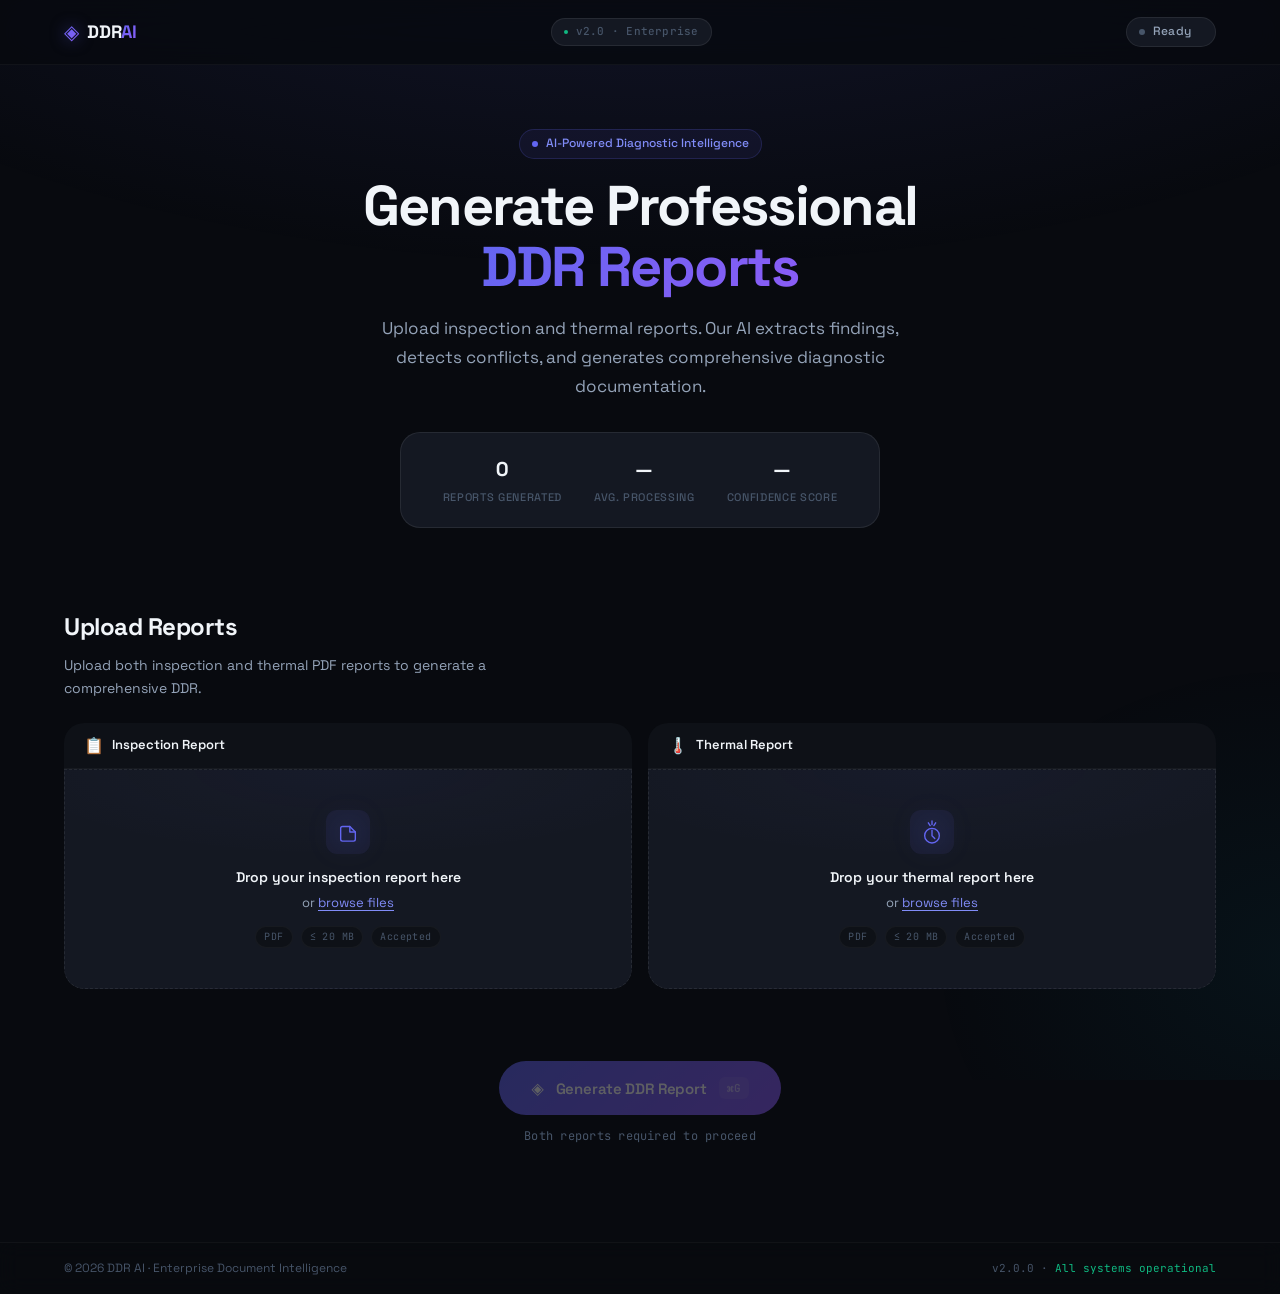
<file: frontend/templates/homepage.html>
<!DOCTYPE html>
<html lang="en">
<head>
  <meta charset="UTF-8" />
  <meta name="viewport" content="width=device-width, initial-scale=1.0" />
  <title>DDR AI — Professional Report Generator</title>
  
  <!-- Preconnect for performance -->
  <link rel="preconnect" href="https://fonts.googleapis.com" />
  <link rel="preconnect" href="https://fonts.gstatic.com" crossorigin />
  
  <!-- Fonts -->
  <link href="https://fonts.googleapis.com/css2?family=Space+Grotesk:wght@300;400;500;600;700&family=JetBrains+Mono:wght@400;500;600&display=swap" rel="stylesheet" />
  
  <!-- Favicon -->
  <link rel="icon" type="image/svg+xml" href="data:image/svg+xml,<svg xmlns='http://www.w3.org/2000/svg' viewBox='0 0 100 100'><text y='.9em' font-size='90'>◈</text></svg>" />
  
  <!-- Styles -->
  <link rel="stylesheet" href="../styles/homepage.css" />
</head>
<body>
  <!-- ============================================================ -->
  <!-- NAVIGATION                                                   -->
  <!-- ============================================================ -->
  <nav class="nav" role="navigation" aria-label="Main navigation">
    <div class="nav-inner">
      <a href="./index.html" class="nav-logo" aria-label="DDR AI Home">
        <span class="logo-mark" aria-hidden="true">◈</span>
        <span class="logo-text">DDR<span class="logo-accent">AI</span></span>
      </a>
      
      <div class="nav-center">
        <span class="nav-badge" id="navBadge">
          <span class="nav-badge-dot"></span>
          <span class="nav-badge-text">v2.0 · Enterprise</span>
        </span>
      </div>
      
      <div class="nav-status" id="navStatus" role="status" aria-live="polite">
        <span class="status-dot status-dot--idle" id="statusDot"></span>
        <span class="status-text" id="statusText">Ready</span>
        <span class="status-metrics" id="statusMetrics"></span>
      </div>
    </div>
  </nav>

  <!-- ============================================================ -->
  <!-- MAIN                                                         -->
  <!-- ============================================================ -->
  <main class="main" role="main">
    
    <!-- ===== HERO ===== -->
    <header class="hero">
      <div class="hero-content">
        <div class="hero-badge">
          <span class="hero-badge-pulse"></span>
          <span>AI-Powered Diagnostic Intelligence</span>
        </div>
        <h1 class="hero-title">
          Generate Professional<br />
          <span class="hero-title-accent">DDR Reports</span>
        </h1>
        <p class="hero-sub">
          Upload inspection and thermal reports. Our AI extracts findings, detects conflicts, 
          and generates comprehensive diagnostic documentation.
        </p>
        
        <div class="hero-stats" id="heroStats">
          <div class="hero-stat">
            <span class="hero-stat-value" id="processedCount">0</span>
            <span class="hero-stat-label">Reports Generated</span>
          </div>
          <div class="hero-stat">
            <span class="hero-stat-value" id="avgTime">—</span>
            <span class="hero-stat-label">Avg. Processing</span>
          </div>
          <div class="hero-stat">
            <span class="hero-stat-value" id="accuracyRate">—</span>
            <span class="hero-stat-label">Confidence Score</span>
          </div>
        </div>
      </div>
    </header>

    <!-- ===== UPLOAD SECTION ===== -->
    <section class="upload-section" aria-labelledby="upload-heading">
      <h2 id="upload-heading" class="section-heading">Upload Reports</h2>
      <p class="section-description">Upload both inspection and thermal PDF reports to generate a comprehensive DDR.</p>
      
      <div class="upload-grid" id="uploadGrid">
        
        <!-- Inspection Upload -->
        <div class="upload-card" id="inspectionCard">
          <div class="upload-header">
            <span class="upload-icon" aria-hidden="true">📋</span>
            <span class="upload-label">Inspection Report</span>
          </div>
          
          <div class="upload-zone" id="inspectionZone"
               role="button"
               tabindex="0"
               aria-label="Upload Inspection Report PDF"
               data-target="inspectionFile">
            <div class="upload-zone-icon">
              <svg viewBox="0 0 48 48" fill="none" aria-hidden="true">
                <rect width="48" height="48" rx="12" fill="currentColor" opacity="0.08"/>
                <path d="M16 32V20a2 2 0 012-2h8l6 6v8a2 2 0 01-2 2H18a2 2 0 01-2-2z" stroke="currentColor" stroke-width="1.5" stroke-linecap="round" stroke-linejoin="round"/>
                <path d="M26 18v6h6" stroke="currentColor" stroke-width="1.5" stroke-linecap="round" stroke-linejoin="round"/>
              </svg>
            </div>
            <div class="upload-zone-text">
              <span class="upload-zone-primary">Drop your inspection report here</span>
              <span class="upload-zone-secondary">or <span class="upload-link">browse files</span></span>
            </div>
            <div class="upload-constraints">
              <span class="upload-constraint">PDF</span>
              <span class="upload-constraint">≤ 20 MB</span>
              <span class="upload-constraint">Accepted</span>
            </div>
            <input type="file" id="inspectionFile" accept=".pdf" class="upload-input" aria-label="Inspection report file input" />
          </div>
          
          <div class="file-info" id="inspectionInfo" hidden>
            <div class="file-info-icon" aria-hidden="true">📄</div>
            <div class="file-info-details">
              <div class="file-info-name" id="inspectionName">—</div>
              <div class="file-info-meta">
                <span class="file-info-size" id="inspectionSize">—</span>
                <span class="file-info-status" id="inspectionStatus">✓ Ready</span>
              </div>
            </div>
            <button class="file-info-remove" id="inspectionRemove" aria-label="Remove inspection file">✕</button>
          </div>
        </div>

        <!-- Thermal Upload -->
        <div class="upload-card" id="thermalCard">
          <div class="upload-header">
            <span class="upload-icon" aria-hidden="true">🌡️</span>
            <span class="upload-label">Thermal Report</span>
          </div>
          
          <div class="upload-zone" id="thermalZone"
               role="button"
               tabindex="0"
               aria-label="Upload Thermal Report PDF"
               data-target="thermalFile">
            <div class="upload-zone-icon">
              <svg viewBox="0 0 48 48" fill="none" aria-hidden="true">
                <rect width="48" height="48" rx="12" fill="currentColor" opacity="0.08"/>
                <path d="M24 12v4M20 14l2 3M28 14l-2 3" stroke="currentColor" stroke-width="1.5" stroke-linecap="round"/>
                <circle cx="24" cy="28" r="8" stroke="currentColor" stroke-width="1.5"/>
                <path d="M24 22v6l3 3" stroke="currentColor" stroke-width="1.5" stroke-linecap="round" stroke-linejoin="round"/>
              </svg>
            </div>
            <div class="upload-zone-text">
              <span class="upload-zone-primary">Drop your thermal report here</span>
              <span class="upload-zone-secondary">or <span class="upload-link">browse files</span></span>
            </div>
            <div class="upload-constraints">
              <span class="upload-constraint">PDF</span>
              <span class="upload-constraint">≤ 20 MB</span>
              <span class="upload-constraint">Accepted</span>
            </div>
            <input type="file" id="thermalFile" accept=".pdf" class="upload-input" aria-label="Thermal report file input" />
          </div>
          
          <div class="file-info" id="thermalInfo" hidden>
            <div class="file-info-icon" aria-hidden="true">🌡️</div>
            <div class="file-info-details">
              <div class="file-info-name" id="thermalName">—</div>
              <div class="file-info-meta">
                <span class="file-info-size" id="thermalSize">—</span>
                <span class="file-info-status" id="thermalStatus">✓ Ready</span>
              </div>
            </div>
            <button class="file-info-remove" id="thermalRemove" aria-label="Remove thermal file">✕</button>
          </div>
        </div>

      </div>
    </section>

    <!-- ===== GENERATE SECTION ===== -->
    <section class="generate-section">
      <div class="generate-row">
        <button class="btn-generate" id="generateBtn" disabled aria-label="Generate DDR Report">
          <span class="btn-generate-icon" aria-hidden="true">◈</span>
          <span class="btn-generate-label">Generate DDR Report</span>
          <span class="btn-generate-shortcut">⌘G</span>
        </button>
        <p class="generate-note">Both reports required to proceed</p>
      </div>
    </section>

    <!-- ===== PROCESSING PANEL ===== -->
    <section class="processing-panel" id="processingPanel" hidden aria-label="AI Processing Status">
      <div class="processing-header">
        <div class="processing-spinner" aria-hidden="true">
          <div class="processing-spinner-ring"></div>
          <div class="processing-spinner-ring"></div>
          <div class="processing-spinner-ring"></div>
        </div>
        <div class="processing-info">
          <span class="processing-title" id="processingTitle">Initializing AI Pipeline</span>
          <span class="processing-subtitle" id="processingSubtitle">Preparing neural processing engines</span>
        </div>
        <div class="processing-metrics" id="processingMetrics">
          <span class="processing-metric">⏱ <span id="processingTime">0</span>s</span>
          <span class="processing-metric">📊 <span id="processingProgress">0</span>%</span>
        </div>
      </div>
      
      <div class="progress-track">
        <div class="progress-bar" id="progressBar" role="progressbar" aria-valuenow="0" aria-valuemin="0" aria-valuemax="100"></div>
      </div>
      
      <div class="processing-steps" id="processingSteps" role="list">
        <div class="ps-step" data-step="extract-text" role="listitem">
          <div class="ps-dot"></div>
          <div class="ps-content">
            <span class="ps-label">Extracting text content</span>
            <span class="ps-description">Parsing PDF structure and text layers</span>
          </div>
          <span class="ps-status"></span>
        </div>
        <div class="ps-step" data-step="extract-images" role="listitem">
          <div class="ps-dot"></div>
          <div class="ps-content">
            <span class="ps-label">Extracting embedded images</span>
            <span class="ps-description">Detecting and saving visual evidence</span>
          </div>
          <span class="ps-status"></span>
        </div>
        <div class="ps-step" data-step="ai-analysis" role="listitem">
          <div class="ps-dot"></div>
          <div class="ps-content">
            <span class="ps-label">AI reasoning analysis</span>
            <span class="ps-description">Gemini processing with multi-stage reasoning</span>
          </div>
          <span class="ps-status"></span>
        </div>
        <div class="ps-step" data-step="conflict-detection" role="listitem">
          <div class="ps-dot"></div>
          <div class="ps-content">
            <span class="ps-label">Conflict detection</span>
            <span class="ps-description">Comparing findings across reports</span>
          </div>
          <span class="ps-status"></span>
        </div>
        <div class="ps-step" data-step="merge-findings" role="listitem">
          <div class="ps-dot"></div>
          <div class="ps-content">
            <span class="ps-label">Merging and deduplicating</span>
            <span class="ps-description">Consolidating observations intelligently</span>
          </div>
          <span class="ps-status"></span>
        </div>
        <div class="ps-step" data-step="generate-report" role="listitem">
          <div class="ps-dot"></div>
          <div class="ps-content">
            <span class="ps-label">Generating DDR structure</span>
            <span class="ps-description">Building comprehensive diagnostic report</span>
          </div>
          <span class="ps-status"></span>
        </div>
        <div class="ps-step" data-step="build-pdf" role="listitem">
          <div class="ps-dot"></div>
          <div class="ps-content">
            <span class="ps-label">Building professional PDF</span>
            <span class="ps-description">Formatting with enterprise design system</span>
          </div>
          <span class="ps-status"></span>
        </div>
      </div>
    </section>

    <!-- ===== ERROR PANEL ===== -->
    <section class="error-panel" id="errorPanel" hidden aria-label="Error notification">
      <div class="error-icon" aria-hidden="true">⚠</div>
      <div class="error-content">
        <div class="error-title">Generation Failed</div>
        <div class="error-message" id="errorMessage">An unexpected error occurred.</div>
        <div class="error-details" id="errorDetails"></div>
      </div>
      <button class="error-retry" id="retryBtn">Try Again</button>
    </section>

    <!-- ===== RESULTS PANEL ===== -->
    <section class="results-panel" id="resultsPanel" hidden aria-label="Report Results">
      
      <!-- Executive Dashboard -->
      <div class="dashboard-header">
        <div class="dashboard-title">
          <h2 class="dashboard-heading">Executive Dashboard</h2>
          <span class="dashboard-badge" id="dashboardBadge">✓ Report Ready</span>
        </div>
        <div class="dashboard-meta">
          <span id="dashboardReportId">DDR-2025-001</span>
          <span id="dashboardTimestamp">—</span>
        </div>
      </div>
      
      <!-- Summary Metrics -->
      <div class="summary-bar">
        <div class="summary-metric">
          <span class="sm-value" id="smAreas">—</span>
          <span class="sm-label">Areas Observed</span>
        </div>
        <div class="summary-metric">
          <span class="sm-value" id="smSeverity">—</span>
          <span class="sm-label">Overall Severity</span>
        </div>
        <div class="summary-metric">
          <span class="sm-value" id="smActions">—</span>
          <span class="sm-label">Recommended Actions</span>
        </div>
        <div class="summary-metric summary-metric--confidence">
          <div class="confidence-ring" id="confidenceRing">
            <svg viewBox="0 0 60 60" width="60" height="60">
              <circle cx="30" cy="30" r="25" class="ring-bg" />
              <circle cx="30" cy="30" r="25" class="ring-fill" id="confidenceFill"
                      stroke-dasharray="157.08" stroke-dashoffset="157.08" />
            </svg>
            <span class="ring-label" id="smConfidence">—</span>
          </div>
          <span class="sm-label">AI Confidence</span>
        </div>
      </div>

      <!-- Executive Summary -->
      <div class="result-section result-section--summary">
        <div class="rs-header">
          <span class="rs-label">Executive Summary</span>
          <span class="rs-badge">Key Insights</span>
        </div>
        <div class="rs-body" id="rsSummary">
          <p class="rs-summary-text">Generating executive summary...</p>
        </div>
      </div>

      <!-- Findings Analytics -->
      <div class="result-section result-section--analytics">
        <div class="rs-header">
          <span class="rs-label">Findings Analytics</span>
        </div>
        <div class="analytics-grid" id="analyticsGrid">
          <div class="analytics-card">
            <span class="analytics-label">Critical</span>
            <span class="analytics-value" id="analyticsCritical">0</span>
            <div class="analytics-bar">
              <div class="analytics-bar-fill" style="width:0%; background: #F43F5E;"></div>
            </div>
          </div>
          <div class="analytics-card">
            <span class="analytics-label">High</span>
            <span class="analytics-value" id="analyticsHigh">0</span>
            <div class="analytics-bar">
              <div class="analytics-bar-fill" style="width:0%; background: #F97316;"></div>
            </div>
          </div>
          <div class="analytics-card">
            <span class="analytics-label">Medium</span>
            <span class="analytics-value" id="analyticsMedium">0</span>
            <div class="analytics-bar">
              <div class="analytics-bar-fill" style="width:0%; background: #F59E0B;"></div>
            </div>
          </div>
          <div class="analytics-card">
            <span class="analytics-label">Low</span>
            <span class="analytics-value" id="analyticsLow">0</span>
            <div class="analytics-bar">
              <div class="analytics-bar-fill" style="width:0%; background: #10B981;"></div>
            </div>
          </div>
        </div>
      </div>

      <!-- Area Observations -->
      <div class="result-section result-section--observations">
        <div class="rs-header">
          <span class="rs-label">Area Observations</span>
          <span class="rs-count" id="obsCount">0 findings</span>
        </div>
        <div class="observations-list" id="observationsList"></div>
      </div>

      <!-- Root Cause -->
      <div class="result-section result-section--root-cause">
        <div class="rs-header">
          <span class="rs-label">Probable Root Cause</span>
        </div>
        <div class="rs-body" id="rsRootCause">
          <p class="rs-root-cause-text">Analyzing root cause...</p>
        </div>
      </div>

      <!-- Recommendations -->
      <div class="result-section result-section--recommendations">
        <div class="rs-header">
          <span class="rs-label">Recommended Actions</span>
          <span class="rs-count" id="recCount">0 actions</span>
        </div>
        <div class="recommendations-container" id="recommendationsContainer">
          <div class="recommendations-group" data-priority="immediate">
            <h4 class="rec-group-title">⚠ Immediate</h4>
            <ol class="recommendations-list" id="recImmediate"></ol>
          </div>
          <div class="recommendations-group" data-priority="short-term">
            <h4 class="rec-group-title">📅 Short-Term</h4>
            <ol class="recommendations-list" id="recShortTerm"></ol>
          </div>
          <div class="recommendations-group" data-priority="long-term">
            <h4 class="rec-group-title">🔮 Long-Term</h4>
            <ol class="recommendations-list" id="recLongTerm"></ol>
          </div>
          <div class="recommendations-group" data-priority="preventive">
            <h4 class="rec-group-title">🛡️ Preventive</h4>
            <ol class="recommendations-list" id="recPreventive"></ol>
          </div>
        </div>
      </div>

      <!-- Conflicts -->
      <div class="result-section result-section--conflicts" id="conflictsSection" hidden>
        <div class="rs-header rs-header--conflict">
          <span class="rs-label">⚡ Conflicts Detected</span>
          <span class="rs-count" id="conflictCount">0 conflicts</span>
        </div>
        <div class="conflicts-list" id="conflictsList"></div>
      </div>

      <!-- Missing Information -->
      <div class="result-section result-section--missing" id="missingSection" hidden>
        <div class="rs-header">
          <span class="rs-label">Missing Information</span>
          <span class="rs-count" id="missingCount">0 items</span>
        </div>
        <ul class="missing-list" id="missingList"></ul>
      </div>

      <!-- Download Bar -->
      <div class="download-bar">
        <div class="download-info">
          <span class="download-icon" aria-hidden="true">✓</span>
          <div class="download-details">
            <span class="download-label">Report Ready for Export</span>
            <span class="download-meta" id="downloadMeta">Generated in 0s · 0 pages</span>
          </div>
        </div>
        <div class="download-actions">
          <a class="btn-download btn-download--primary" id="downloadPDF" href="#" download="DDR_Report.pdf">
            <svg viewBox="0 0 20 20" fill="currentColor" aria-hidden="true">
              <path fill-rule="evenodd" d="M3 17a1 1 0 011-1h12a1 1 0 110 2H4a1 1 0 01-1-1zm3.293-7.707a1 1 0 011.414 0L9 10.586V3a1 1 0 112 0v7.586l1.293-1.293a1 1 0 111.414 1.414l-3 3a1 1 0 01-1.414 0l-3-3a1 1 0 010-1.414z" clip-rule="evenodd" />
            </svg>
            PDF Report
          </a>
          <button class="btn-download btn-download--secondary" id="downloadJSON">
            <svg viewBox="0 0 20 20" fill="currentColor" aria-hidden="true">
              <path fill-rule="evenodd" d="M12.316 3.051a1 1 0 01.633 1.265l-4 12a1 1 0 11-1.898-.632l4-12a1 1 0 011.265-.633zM5.707 6.293a1 1 0 010 1.414L3.414 10l2.293 2.293a1 1 0 11-1.414 1.414l-3-3a1 1 0 010-1.414l3-3a1 1 0 011.414 0zm8.586 0a1 1 0 011.414 0l3 3a1 1 0 010 1.414l-3 3a1 1 0 11-1.414-1.414L16.586 10l-2.293-2.293a1 1 0 010-1.414z" clip-rule="evenodd" />
            </svg>
            JSON Data
          </button>
          <button class="btn-download btn-download--ghost" id="newReportBtn">
            <svg viewBox="0 0 20 20" fill="currentColor" aria-hidden="true">
              <path fill-rule="evenodd" d="M4 2a1 1 0 011 1v2.586l2.293-2.293a1 1 0 011.414 0l4 4a1 1 0 010 1.414l-4 4a1 1 0 01-1.414 0L5 10.414V17a1 1 0 11-2 0V3a1 1 0 011-1z" clip-rule="evenodd" />
            </svg>
            New Report
          </button>
        </div>
      </div>

    </section>

  </main>

  <!-- ============================================================ -->
  <!-- FOOTER                                                        -->
  <!-- ============================================================ -->
  <footer class="footer">
    <div class="footer-inner">
      <span class="footer-text">© 2026 DDR AI · Enterprise Document Intelligence</span>
      <span class="footer-version">v2.0.0 · <span class="footer-status">All systems operational</span></span>
    </div>
  </footer>

  <!-- ============================================================ -->
  <!-- SCRIPTS                                                        -->
  <!-- ============================================================ -->
  <!-- Load the main application script -->
  <script src="../scripts/homepage.js"></script>
</body>
</html>
</file>
<file: frontend/styles/homepage.css>
/* ============================================================
   DDR AI — Enterprise Design System
   Premium dark theme · Glassmorphism · AI SaaS Aesthetic
   ============================================================ */

/* ── 1. DESIGN TOKENS ─────────────────────────────────────── */
:root {
    /* Surfaces */
    --bg-base:        #080A0F;
    --bg-surface:     #0E1117;
    --bg-elevated:    #141822;
    --bg-overlay:     #1A1F2E;
    --bg-glass:       rgba(20, 24, 34, 0.7);
    --bg-glass-strong: rgba(20, 24, 34, 0.9);
  
    /* Borders */
    --border-subtle:  rgba(255,255,255,0.04);
    --border-default: rgba(255,255,255,0.08);
    --border-strong:  rgba(255,255,255,0.14);
    --border-accent:  rgba(99,102,241,0.4);
  
    /* Accents */
    --accent-primary:   #6366F1;
    --accent-secondary: #818CF8;
    --accent-teal:      #06B6D4;
    --accent-amber:     #F59E0B;
    --accent-emerald:   #10B981;
    --accent-rose:      #F43F5E;
  
    /* Gradients */
    --grad-primary:    linear-gradient(135deg, #6366F1 0%, #8B5CF6 100%);
    --grad-primary-hover: linear-gradient(135deg, #818CF8 0%, #A78BFA 100%);
    --grad-teal:       linear-gradient(135deg, #06B6D4 0%, #0EA5E9 100%);
    --grad-amber:      linear-gradient(135deg, #F59E0B 0%, #EF4444 100%);
    --grad-glass:      linear-gradient(135deg, rgba(99,102,241,0.1) 0%, rgba(139,92,246,0.05) 100%);
    --grad-radial:     radial-gradient(ellipse 80% 50% at 50% -20%, rgba(99,102,241,0.15), transparent);
    --grad-radial-secondary: radial-gradient(ellipse 60% 50% at 80% 80%, rgba(6,182,212,0.05), transparent);
  
    /* Text */
    --text-primary:    #F1F5F9;
    --text-secondary:  #94A3B8;
    --text-tertiary:   #475569;
    --text-accent:     #818CF8;
    --text-inverse:    #080A0F;
  
    /* Severity Colors */
    --sev-critical:   #F43F5E;
    --sev-high:       #F97316;
    --sev-medium:     #F59E0B;
    --sev-low:        #10B981;
    --sev-info:       #06B6D4;
  
    /* Shadows */
    --shadow-sm:   0 1px 3px rgba(0,0,0,0.4), 0 1px 2px rgba(0,0,0,0.3);
    --shadow-md:   0 4px 16px rgba(0,0,0,0.5), 0 2px 6px rgba(0,0,0,0.3);
    --shadow-lg:   0 8px 32px rgba(0,0,0,0.6), 0 4px 12px rgba(0,0,0,0.4);
    --shadow-xl:   0 20px 60px rgba(0,0,0,0.7), 0 8px 24px rgba(0,0,0,0.5);
    --shadow-glow: 0 0 40px rgba(99,102,241,0.2), 0 0 80px rgba(99,102,241,0.08);
    --shadow-btn:  0 4px 20px rgba(99,102,241,0.4), 0 1px 4px rgba(99,102,241,0.2);
  
    /* Radius */
    --radius-sm:   6px;
    --radius-md:   12px;
    --radius-lg:   16px;
    --radius-xl:   20px;
    --radius-2xl:  24px;
    --radius-full: 9999px;
  
    /* Spacing */
    --space-1: 4px;
    --space-2: 8px;
    --space-3: 12px;
    --space-4: 16px;
    --space-5: 20px;
    --space-6: 24px;
    --space-8: 32px;
    --space-10: 40px;
    --space-12: 48px;
    --space-16: 64px;
    --space-20: 80px;
  
    /* Typography */
    --font-sans: 'Space Grotesk', system-ui, -apple-system, sans-serif;
    --font-mono: 'JetBrains Mono', 'Fira Code', monospace;
  
    /* Motion */
    --ease-out:    cubic-bezier(0.16, 1, 0.3, 1);
    --ease-spring: cubic-bezier(0.34, 1.56, 0.64, 1);
    --ease-in-out: cubic-bezier(0.4, 0, 0.2, 1);
    --dur-fast:    150ms;
    --dur-base:    250ms;
    --dur-slow:    400ms;
    --dur-xl:      600ms;
  }
  
  /* ── 2. RESET ───────────────────────────────────────────────── */
  *, *::before, *::after {
    box-sizing: border-box;
    margin: 0;
    padding: 0;
  }
  
  html {
    font-size: 16px;
    scroll-behavior: smooth;
    -webkit-text-size-adjust: 100%;
  }
  
  body {
    font-family: var(--font-sans);
    background-color: var(--bg-base);
    color: var(--text-primary);
    line-height: 1.6;
    min-height: 100vh;
    overflow-x: hidden;
    -webkit-font-smoothing: antialiased;
    -moz-osx-font-smoothing: grayscale;
  }
  
  /* Ambient background effects */
  body::before {
    content: '';
    position: fixed;
    inset: 0;
    background: var(--grad-radial);
    pointer-events: none;
    z-index: 0;
  }
  
  body::after {
    content: '';
    position: fixed;
    bottom: -20%;
    right: -10%;
    width: 600px;
    height: 600px;
    background: var(--grad-radial-secondary);
    pointer-events: none;
    z-index: 0;
  }
  
  /* ── 3. UTILITY ────────────────────────────────────────────── */
  [hidden] { display: none !important; }
  
  .sr-only {
    position: absolute;
    width: 1px;
    height: 1px;
    padding: 0;
    margin: -1px;
    overflow: hidden;
    clip: rect(0, 0, 0, 0);
    white-space: nowrap;
    border: 0;
  }
  
  @keyframes fade-in-up {
    from { opacity: 0; transform: translateY(16px); }
    to   { opacity: 1; transform: translateY(0); }
  }
  
  @keyframes fade-in {
    from { opacity: 0; }
    to   { opacity: 1; }
  }
  
  @keyframes pulse-dot {
    0%, 100% { opacity: 1; transform: scale(1); }
    50%       { opacity: 0.5; transform: scale(0.7); }
  }
  
  @keyframes spin {
    to { transform: rotate(360deg); }
  }
  
  @keyframes shimmer {
    0%   { transform: translateX(-100%); }
    100% { transform: translateX(100%); }
  }
  
  @keyframes pulse-glow {
    0%, 100% { box-shadow: 0 0 20px rgba(99,102,241,0.1); }
    50%       { box-shadow: 0 0 40px rgba(99,102,241,0.3); }
  }
  
  @keyframes ring-pulse {
    0% { opacity: 0.6; transform: scale(1); }
    50% { opacity: 0.2; transform: scale(1.5); }
    100% { opacity: 0.6; transform: scale(1); }
  }
  
  /* ── 4. NAVIGATION ──────────────────────────────────────────── */
  .nav {
    position: sticky;
    top: 0;
    z-index: 100;
    border-bottom: 1px solid var(--border-subtle);
    background: rgba(8, 10, 15, 0.85);
    backdrop-filter: blur(20px) saturate(180%);
    -webkit-backdrop-filter: blur(20px) saturate(180%);
  }
  
  .nav-inner {
    max-width: 1200px;
    margin: 0 auto;
    padding: var(--space-4) var(--space-6);
    display: flex;
    align-items: center;
    justify-content: space-between;
    gap: var(--space-4);
  }
  
  .nav-logo {
    display: flex;
    align-items: center;
    gap: var(--space-2);
    text-decoration: none;
    transition: opacity var(--dur-base) var(--ease-out);
  }
  
  .nav-logo:hover { opacity: 0.8; }
  
  .logo-mark {
    font-size: 20px;
    background: var(--grad-primary);
    -webkit-background-clip: text;
    -webkit-text-fill-color: transparent;
    background-clip: text;
    filter: drop-shadow(0 0 8px rgba(99,102,241,0.5));
  }
  
  .logo-text {
    font-size: 18px;
    font-weight: 700;
    letter-spacing: -0.02em;
    color: var(--text-primary);
  }
  
  .logo-accent {
    background: var(--grad-primary);
    -webkit-background-clip: text;
    -webkit-text-fill-color: transparent;
    background-clip: text;
  }
  
  .nav-center {
    display: flex;
    align-items: center;
    gap: var(--space-3);
  }
  
  .nav-badge {
    display: inline-flex;
    align-items: center;
    gap: var(--space-2);
    padding: var(--space-1) var(--space-3);
    background: var(--bg-elevated);
    border: 1px solid var(--border-default);
    border-radius: var(--radius-full);
    font-size: 11px;
    font-weight: 500;
    color: var(--text-tertiary);
    letter-spacing: 0.02em;
    font-family: var(--font-mono);
  }
  
  .nav-badge-dot {
    width: 4px;
    height: 4px;
    border-radius: 50%;
    background: var(--accent-emerald);
    animation: pulse-dot 2s ease-in-out infinite;
  }
  
  .nav-status {
    display: flex;
    align-items: center;
    gap: var(--space-2);
    padding: var(--space-1) var(--space-3);
    background: var(--bg-elevated);
    border: 1px solid var(--border-default);
    border-radius: var(--radius-full);
    font-size: 12px;
    font-weight: 500;
    color: var(--text-secondary);
    letter-spacing: 0.02em;
    transition: all var(--dur-base) var(--ease-out);
  }
  
  .status-dot {
    width: 6px;
    height: 6px;
    border-radius: 50%;
    flex-shrink: 0;
  }
  
  .status-dot--idle    { background: var(--text-tertiary); }
  .status-dot--ready   { background: var(--accent-emerald); box-shadow: 0 0 6px var(--accent-emerald); }
  .status-dot--working { background: var(--accent-primary); animation: pulse-dot 1.2s ease-in-out infinite; }
  .status-dot--done    { background: var(--accent-emerald); box-shadow: 0 0 8px var(--accent-emerald); }
  .status-dot--error   { background: var(--accent-rose); box-shadow: 0 0 6px var(--accent-rose); }
  
  .status-text {
    font-size: 12px;
    font-weight: 500;
  }
  
  .status-metrics {
    font-size: 10px;
    font-family: var(--font-mono);
    color: var(--text-tertiary);
    margin-left: var(--space-1);
  }
  
  /* ── 5. MAIN ────────────────────────────────────────────────── */
  .main {
    position: relative;
    z-index: 1;
    max-width: 1200px;
    margin: 0 auto;
    padding: var(--space-12) var(--space-6) var(--space-20);
    display: flex;
    flex-direction: column;
    gap: var(--space-8);
  }
  
  /* ── 6. HERO ─────────────────────────────────────────────────── */
  .hero {
    text-align: center;
    padding: var(--space-4) 0 var(--space-6);
  }
  
  .hero-content {
    max-width: 720px;
    margin: 0 auto;
  }
  
  .hero-badge {
    display: inline-flex;
    align-items: center;
    gap: var(--space-2);
    padding: var(--space-1) var(--space-3);
    background: rgba(99,102,241,0.08);
    border: 1px solid rgba(99,102,241,0.2);
    border-radius: var(--radius-full);
    font-size: 12px;
    font-weight: 500;
    color: var(--text-accent);
    margin-bottom: var(--space-4);
    position: relative;
  }
  
  .hero-badge-pulse {
    width: 6px;
    height: 6px;
    border-radius: 50%;
    background: var(--accent-primary);
    animation: pulse-dot 1.5s ease-in-out infinite;
    position: relative;
  }
  
  .hero-badge-pulse::after {
    content: '';
    position: absolute;
    inset: -4px;
    border-radius: 50%;
    background: var(--accent-primary);
    opacity: 0;
    animation: ring-pulse 2s ease-in-out infinite;
  }
  
  .hero-title {
    font-size: clamp(36px, 6vw, 56px);
    font-weight: 700;
    letter-spacing: -0.03em;
    line-height: 1.1;
    color: var(--text-primary);
    margin-bottom: var(--space-4);
  }
  
  .hero-title-accent {
    background: var(--grad-primary);
    -webkit-background-clip: text;
    -webkit-text-fill-color: transparent;
    background-clip: text;
  }
  
  .hero-sub {
    font-size: 17px;
    color: var(--text-secondary);
    max-width: 540px;
    margin: 0 auto var(--space-8);
    line-height: 1.7;
  }
  
  .hero-stats {
    display: flex;
    justify-content: center;
    gap: var(--space-8);
    padding: var(--space-5);
    background: var(--bg-elevated);
    border: 1px solid var(--border-default);
    border-radius: var(--radius-xl);
    margin: 0 auto;
    max-width: 480px;
  }
  
  .hero-stat {
    display: flex;
    flex-direction: column;
    align-items: center;
    gap: var(--space-1);
  }
  
  .hero-stat-value {
    font-size: 20px;
    font-weight: 700;
    color: var(--text-primary);
    font-feature-settings: "tnum";
  }
  
  .hero-stat-label {
    font-size: 11px;
    font-weight: 500;
    color: var(--text-tertiary);
    text-transform: uppercase;
    letter-spacing: 0.06em;
  }
  
  /* ── 7. SECTION HEADERS ────────────────────────────────────── */
  .section-heading {
    font-size: 24px;
    font-weight: 700;
    letter-spacing: -0.02em;
    color: var(--text-primary);
    margin-bottom: var(--space-2);
  }
  
  .section-description {
    font-size: 14px;
    color: var(--text-secondary);
    margin-bottom: var(--space-6);
    max-width: 500px;
  }
  
  /* ── 8. UPLOAD ───────────────────────────────────────────────── */
  .upload-section {
    padding: var(--space-6) 0;
  }
  
  .upload-grid {
    display: grid;
    grid-template-columns: 1fr 1fr;
    gap: var(--space-4);
  }
  
  .upload-card {
    position: relative;
    border-radius: var(--radius-xl);
    overflow: hidden;
    transition: transform var(--dur-slow) var(--ease-out);
  }
  
  .upload-card:hover { transform: translateY(-2px); }
  
  .upload-header {
    display: flex;
    align-items: center;
    gap: var(--space-2);
    padding: var(--space-3) var(--space-5);
    background: var(--bg-surface);
    border-bottom: 1px solid var(--border-subtle);
  }
  
  .upload-icon {
    font-size: 16px;
    line-height: 1;
  }
  
  .upload-label {
    font-size: 13px;
    font-weight: 600;
    color: var(--text-primary);
  }
  
  .upload-zone {
    position: relative;
    display: flex;
    flex-direction: column;
    align-items: center;
    justify-content: center;
    gap: var(--space-3);
    padding: var(--space-10) var(--space-6);
    min-height: 220px;
    background: var(--bg-elevated);
    border: 1.5px dashed var(--border-default);
    border-radius: 0 0 var(--radius-xl) var(--radius-xl);
    cursor: pointer;
    text-align: center;
    transition: all var(--dur-base) var(--ease-out);
    outline: none;
    background-image: radial-gradient(ellipse 60% 40% at 50% 0%, rgba(99,102,241,0.04), transparent);
  }
  
  .upload-zone:hover,
  .upload-zone:focus-visible {
    border-color: var(--accent-primary);
    background-color: var(--bg-overlay);
    background-image: radial-gradient(ellipse 60% 40% at 50% 0%, rgba(99,102,241,0.1), transparent);
    box-shadow: var(--shadow-glow), inset 0 1px 0 rgba(255,255,255,0.04);
  }
  
  .upload-zone:focus-visible {
    outline: 2px solid var(--accent-primary);
    outline-offset: 2px;
  }
  
  .upload-zone.drag-over {
    border-color: var(--accent-primary);
    border-style: solid;
    background-color: rgba(99,102,241,0.08);
    background-image: radial-gradient(ellipse 80% 60% at 50% 0%, rgba(99,102,241,0.15), transparent);
    box-shadow: var(--shadow-glow);
    transform: scale(1.01);
  }
  
  .upload-zone.has-file {
    border-color: rgba(16,185,129,0.4);
    border-style: solid;
    background-color: rgba(16,185,129,0.04);
    background-image: radial-gradient(ellipse 60% 40% at 50% 0%, rgba(16,185,129,0.06), transparent);
  }
  
  .upload-zone.has-error {
    border-color: rgba(244,63,94,0.5);
    border-style: solid;
    background-color: rgba(244,63,94,0.04);
  }
  
  .upload-zone-icon {
    width: 44px;
    height: 44px;
    color: var(--accent-primary);
    transition: transform var(--dur-slow) var(--ease-spring);
    filter: drop-shadow(0 0 12px rgba(99,102,241,0.35));
  }
  
  .upload-zone-icon--amber {
    color: var(--accent-amber);
    filter: drop-shadow(0 0 12px rgba(245,158,11,0.35));
  }
  
  .upload-zone:hover .upload-zone-icon,
  .upload-zone.drag-over .upload-zone-icon {
    transform: scale(1.12) translateY(-2px);
  }
  
  .upload-zone-text {
    display: flex;
    flex-direction: column;
    gap: var(--space-1);
  }
  
  .upload-zone-primary {
    font-size: 14px;
    font-weight: 600;
    color: var(--text-primary);
  }
  
  .upload-zone-secondary {
    font-size: 13px;
    color: var(--text-secondary);
  }
  
  .upload-link {
    color: var(--text-accent);
    text-decoration: underline;
    text-underline-offset: 3px;
    cursor: pointer;
  }
  
  .upload-constraints {
    display: flex;
    gap: var(--space-2);
    flex-wrap: wrap;
  }
  
  .upload-constraint {
    font-size: 10px;
    font-family: var(--font-mono);
    color: var(--text-tertiary);
    background: var(--bg-surface);
    padding: 2px 8px;
    border-radius: var(--radius-full);
    border: 1px solid var(--border-subtle);
    letter-spacing: 0.04em;
  }
  
  .upload-input {
    position: absolute;
    inset: 0;
    width: 100%;
    height: 100%;
    opacity: 0;
    cursor: pointer;
  }
  
  /* File Info */
  .file-info {
    display: flex;
    align-items: center;
    gap: var(--space-3);
    padding: var(--space-3) var(--space-4);
    margin-top: var(--space-2);
    background: rgba(16,185,129,0.06);
    border: 1px solid rgba(16,185,129,0.2);
    border-radius: var(--radius-lg);
    animation: fade-in-up var(--dur-slow) var(--ease-out);
  }
  
  .file-info-icon {
    font-size: 18px;
    line-height: 1;
    flex-shrink: 0;
  }
  
  .file-info-details {
    flex: 1;
    min-width: 0;
  }
  
  .file-info-name {
    font-size: 13px;
    font-weight: 600;
    color: var(--text-primary);
    white-space: nowrap;
    overflow: hidden;
    text-overflow: ellipsis;
    letter-spacing: -0.01em;
  }
  
  .file-info-meta {
    display: flex;
    align-items: center;
    gap: var(--space-2);
    margin-top: 1px;
  }
  
  .file-info-size {
    font-size: 10px;
    font-family: var(--font-mono);
    color: var(--text-secondary);
  }
  
  .file-info-status {
    font-size: 10px;
    font-weight: 500;
    color: var(--accent-emerald);
  }
  
  .file-info-remove {
    width: 24px;
    height: 24px;
    display: flex;
    align-items: center;
    justify-content: center;
    background: rgba(244,63,94,0.1);
    border: 1px solid rgba(244,63,94,0.15);
    border-radius: var(--radius-sm);
    color: var(--sev-critical);
    font-size: 10px;
    cursor: pointer;
    transition: all var(--dur-fast) var(--ease-out);
    flex-shrink: 0;
  }
  
  .file-info-remove:hover {
    background: rgba(244,63,94,0.2);
    border-color: rgba(244,63,94,0.35);
    transform: scale(1.08);
  }
  
  /* ── 9. GENERATE ────────────────────────────────────────────── */
  .generate-row {
    display: flex;
    flex-direction: column;
    align-items: center;
    gap: var(--space-3);
    padding: var(--space-4) 0;
  }
  
  .btn-generate {
    position: relative;
    display: inline-flex;
    align-items: center;
    gap: var(--space-3);
    padding: var(--space-4) var(--space-8);
    background: var(--grad-primary);
    border: none;
    border-radius: var(--radius-full);
    font-family: var(--font-sans);
    font-size: 15px;
    font-weight: 600;
    color: #fff;
    cursor: pointer;
    letter-spacing: -0.01em;
    transition: all var(--dur-base) var(--ease-out);
    box-shadow: var(--shadow-btn);
    overflow: hidden;
  }
  
  .btn-generate::before {
    content: '';
    position: absolute;
    inset: 0;
    background: linear-gradient(135deg, rgba(255,255,255,0.15) 0%, transparent 60%);
    opacity: 0;
    transition: opacity var(--dur-base) var(--ease-out);
  }
  
  .btn-generate:hover:not(:disabled)::before { opacity: 1; }
  
  .btn-generate:hover:not(:disabled) {
    transform: translateY(-2px) scale(1.02);
    box-shadow: 0 8px 30px rgba(99,102,241,0.5), 0 2px 8px rgba(99,102,241,0.3);
    background: var(--grad-primary-hover);
  }
  
  .btn-generate:active:not(:disabled) {
    transform: translateY(0) scale(0.99);
  }
  
  .btn-generate:focus-visible {
    outline: 2px solid var(--accent-secondary);
    outline-offset: 3px;
  }
  
  .btn-generate:disabled {
    opacity: 0.35;
    cursor: not-allowed;
    box-shadow: none;
  }
  
  .btn-generate-icon {
    font-size: 16px;
    transition: transform var(--dur-slow) var(--ease-spring);
  }
  
  .btn-generate:hover:not(:disabled) .btn-generate-icon {
    transform: rotate(15deg) scale(1.2);
  }
  
  .btn-generate-label { position: relative; z-index: 1; }
  
  .btn-generate-shortcut {
    font-size: 11px;
    font-family: var(--font-mono);
    color: rgba(255,255,255,0.5);
    padding: var(--space-1) var(--space-2);
    background: rgba(255,255,255,0.08);
    border-radius: var(--radius-sm);
  }
  
  .generate-note {
    font-size: 12px;
    color: var(--text-tertiary);
    font-family: var(--font-mono);
    letter-spacing: 0.02em;
  }
  
  /* ── 10. PROCESSING ─────────────────────────────────────────── */
  .processing-panel {
    background: var(--bg-elevated);
    border: 1px solid var(--border-default);
    border-radius: var(--radius-2xl);
    padding: var(--space-8);
    box-shadow: var(--shadow-lg), var(--shadow-glow);
    animation: fade-in-up var(--dur-slow) var(--ease-out);
    position: relative;
    overflow: hidden;
  }
  
  .processing-panel::before {
    content: '';
    position: absolute;
    inset: 0;
    background: linear-gradient(
      90deg,
      transparent,
      rgba(99,102,241,0.03),
      transparent
    );
    animation: shimmer 2.5s linear infinite;
    pointer-events: none;
  }
  
  .processing-header {
    display: flex;
    align-items: center;
    gap: var(--space-4);
    margin-bottom: var(--space-6);
    flex-wrap: wrap;
  }
  
  .processing-spinner {
    position: relative;
    width: 36px;
    height: 36px;
    flex-shrink: 0;
  }
  
  .processing-spinner-ring {
    position: absolute;
    inset: 0;
    border-radius: 50%;
    border: 2px solid transparent;
  }
  
  .processing-spinner-ring:nth-child(1) {
    border-top-color: var(--accent-primary);
    border-right-color: var(--accent-primary);
    animation: spin 1s linear infinite;
  }
  
  .processing-spinner-ring:nth-child(2) {
    inset: 6px;
    border-bottom-color: var(--accent-teal);
    border-left-color: var(--accent-teal);
    animation: spin 1.5s linear infinite reverse;
  }
  
  .processing-spinner-ring:nth-child(3) {
    inset: 12px;
    border-top-color: var(--accent-amber);
    border-right-color: var(--accent-amber);
    animation: spin 0.8s linear infinite;
  }
  
  .processing-info {
    flex: 1;
    min-width: 0;
  }
  
  .processing-title {
    font-size: 16px;
    font-weight: 600;
    color: var(--text-primary);
    letter-spacing: -0.01em;
  }
  
  .processing-subtitle {
    font-size: 13px;
    color: var(--text-secondary);
    display: block;
    margin-top: 2px;
  }
  
  .processing-metrics {
    display: flex;
    gap: var(--space-3);
    font-family: var(--font-mono);
    font-size: 12px;
    color: var(--text-tertiary);
  }
  
  .processing-metric {
    display: flex;
    align-items: center;
    gap: var(--space-1);
  }
  
  .progress-track {
    height: 4px;
    background: var(--bg-overlay);
    border-radius: var(--radius-full);
    margin-bottom: var(--space-6);
    overflow: hidden;
    position: relative;
  }
  
  .progress-bar {
    height: 100%;
    width: 0%;
    background: var(--grad-primary);
    border-radius: var(--radius-full);
    transition: width 0.8s var(--ease-out);
    position: relative;
  }
  
  .progress-bar::after {
    content: '';
    position: absolute;
    right: 0;
    top: 50%;
    transform: translateY(-50%);
    width: 8px;
    height: 8px;
    border-radius: 50%;
    background: var(--accent-secondary);
    box-shadow: 0 0 8px var(--accent-primary);
  }
  
  .processing-steps {
    display: flex;
    flex-direction: column;
    gap: var(--space-2);
  }
  
  .ps-step {
    display: flex;
    align-items: center;
    gap: var(--space-3);
    padding: var(--space-2) var(--space-3);
    border-radius: var(--radius-md);
    background: transparent;
    transition: all var(--dur-base) var(--ease-out);
    opacity: 0.4;
  }
  
  .ps-step.active {
    background: rgba(99,102,241,0.06);
    opacity: 1;
  }
  
  .ps-step.done {
    opacity: 0.7;
  }
  
  .ps-step.done .ps-dot {
    background: var(--accent-emerald);
    box-shadow: 0 0 8px var(--accent-emerald);
  }
  
  .ps-dot {
    width: 6px;
    height: 6px;
    border-radius: 50%;
    background: var(--text-tertiary);
    flex-shrink: 0;
    transition: all var(--dur-base) var(--ease-out);
  }
  
  .ps-step.active .ps-dot {
    background: var(--accent-primary);
    box-shadow: 0 0 8px var(--accent-primary);
    animation: pulse-dot 1.2s ease-in-out infinite;
  }
  
  .ps-content {
    flex: 1;
    min-width: 0;
  }
  
  .ps-label {
    font-size: 13px;
    font-weight: 500;
    color: var(--text-secondary);
    display: block;
    transition: color var(--dur-base) var(--ease-out);
  }
  
  .ps-step.active .ps-label { color: var(--text-primary); }
  .ps-step.done .ps-label   { color: var(--accent-emerald); }
  
  .ps-description {
    font-size: 11px;
    color: var(--text-tertiary);
    display: block;
  }
  
  .ps-status {
    font-size: 11px;
    font-family: var(--font-mono);
    color: var(--text-tertiary);
    min-width: 40px;
    text-align: right;
  }
  
  .ps-step.active .ps-status { color: var(--accent-primary); }
  .ps-step.done .ps-status   { color: var(--accent-emerald); }
  
  /* ── 11. ERROR ───────────────────────────────────────────────── */
  .error-panel {
    display: flex;
    align-items: flex-start;
    gap: var(--space-4);
    padding: var(--space-5) var(--space-6);
    background: rgba(244,63,94,0.06);
    border: 1px solid rgba(244,63,94,0.25);
    border-radius: var(--radius-xl);
    animation: fade-in-up var(--dur-slow) var(--ease-out);
  }
  
  .error-icon {
    font-size: 20px;
    line-height: 1;
    flex-shrink: 0;
    color: var(--sev-critical);
    margin-top: 2px;
  }
  
  .error-content { flex: 1; }
  
  .error-title {
    font-size: 15px;
    font-weight: 600;
    color: var(--sev-critical);
    margin-bottom: var(--space-1);
  }
  
  .error-message {
    font-size: 13px;
    color: var(--text-secondary);
  }
  
  .error-details {
    font-size: 12px;
    font-family: var(--font-mono);
    color: var(--text-tertiary);
    margin-top: var(--space-2);
    padding: var(--space-2);
    background: var(--bg-surface);
    border-radius: var(--radius-sm);
    border: 1px solid var(--border-subtle);
    overflow: auto;
    max-height: 120px;
  }
  
  .error-retry {
    padding: var(--space-2) var(--space-4);
    background: rgba(244,63,94,0.12);
    border: 1px solid rgba(244,63,94,0.3);
    border-radius: var(--radius-md);
    font-family: var(--font-sans);
    font-size: 13px;
    font-weight: 600;
    color: var(--sev-critical);
    cursor: pointer;
    transition: all var(--dur-fast) var(--ease-out);
    flex-shrink: 0;
    white-space: nowrap;
  }
  
  .error-retry:hover {
    background: rgba(244,63,94,0.2);
    border-color: rgba(244,63,94,0.5);
  }
  
  .error-retry:focus-visible {
    outline: 2px solid var(--sev-critical);
    outline-offset: 2px;
  }
  
  /* ── 12. RESULTS ────────────────────────────────────────────── */
  .results-panel {
    display: flex;
    flex-direction: column;
    gap: var(--space-4);
    animation: fade-in-up var(--dur-xl) var(--ease-out);
  }
  
  /* Dashboard Header */
  .dashboard-header {
    display: flex;
    justify-content: space-between;
    align-items: center;
    padding: var(--space-4) var(--space-6);
    background: var(--bg-elevated);
    border: 1px solid var(--border-default);
    border-radius: var(--radius-xl);
    flex-wrap: wrap;
    gap: var(--space-3);
  }
  
  .dashboard-title {
    display: flex;
    align-items: center;
    gap: var(--space-3);
  }
  
  .dashboard-heading {
    font-size: 18px;
    font-weight: 700;
    color: var(--text-primary);
    letter-spacing: -0.02em;
  }
  
  .dashboard-badge {
    font-size: 11px;
    font-weight: 500;
    color: var(--accent-emerald);
    background: rgba(16,185,129,0.1);
    padding: var(--space-1) var(--space-3);
    border-radius: var(--radius-full);
    border: 1px solid rgba(16,185,129,0.2);
  }
  
  .dashboard-meta {
    display: flex;
    align-items: center;
    gap: var(--space-3);
    font-size: 12px;
    font-family: var(--font-mono);
    color: var(--text-tertiary);
  }
  
  /* Summary Bar */
  .summary-bar {
    display: grid;
    grid-template-columns: repeat(4, 1fr);
    gap: var(--space-3);
  }
  
  .summary-metric {
    display: flex;
    flex-direction: column;
    align-items: center;
    justify-content: center;
    gap: var(--space-1);
    padding: var(--space-5) var(--space-4);
    background: var(--bg-elevated);
    border: 1px solid var(--border-default);
    border-radius: var(--radius-xl);
    text-align: center;
    transition: all var(--dur-base) var(--ease-out);
    cursor: default;
  }
  
  .summary-metric:hover {
    border-color: var(--border-strong);
    box-shadow: var(--shadow-sm);
    transform: translateY(-1px);
  }
  
  .sm-value {
    font-size: 28px;
    font-weight: 700;
    letter-spacing: -0.03em;
    color: var(--text-primary);
    line-height: 1;
    font-feature-settings: "tnum";
  }
  
  .sm-label {
    font-size: 10px;
    font-weight: 500;
    color: var(--text-tertiary);
    letter-spacing: 0.06em;
    text-transform: uppercase;
  }
  
  .summary-metric--confidence {
    position: relative;
  }
  
  .confidence-ring {
    position: relative;
    display: inline-flex;
    align-items: center;
    justify-content: center;
  }
  
  .confidence-ring svg {
    transform: rotate(-90deg);
  }
  
  .confidence-ring .ring-bg {
    fill: none;
    stroke: var(--bg-overlay);
    stroke-width: 3;
  }
  
  .confidence-ring .ring-fill {
    fill: none;
    stroke: url(#confGrad);
    stroke-width: 3;
    stroke-linecap: round;
    transition: stroke-dashoffset 1.5s var(--ease-out);
  }
  
  .confidence-ring .ring-label {
    position: absolute;
    font-size: 12px;
    font-weight: 700;
    font-family: var(--font-mono);
    color: var(--text-primary);
    pointer-events: none;
    font-feature-settings: "tnum";
  }
  
  /* Result Sections */
  .result-section {
    background: var(--bg-elevated);
    border: 1px solid var(--border-default);
    border-radius: var(--radius-xl);
    overflow: hidden;
    transition: box-shadow var(--dur-base) var(--ease-out);
  }
  
  .result-section:hover {
    box-shadow: var(--shadow-sm);
  }
  
  .result-section--conflicts {
    border-color: rgba(244,63,94,0.3);
    background: rgba(244,63,94,0.02);
  }
  
  .result-section--missing {
    border-color: rgba(245,158,11,0.2);
    background: rgba(245,158,11,0.02);
  }
  
  .rs-header {
    padding: var(--space-4) var(--space-6);
    border-bottom: 1px solid var(--border-subtle);
    background: rgba(255,255,255,0.01);
    display: flex;
    align-items: center;
    justify-content: space-between;
    flex-wrap: wrap;
    gap: var(--space-2);
  }
  
  .rs-header--conflict {
    background: rgba(244,63,94,0.04);
    border-bottom-color: rgba(244,63,94,0.15);
  }
  
  .rs-label {
    font-size: 11px;
    font-weight: 600;
    letter-spacing: 0.08em;
    text-transform: uppercase;
    color: var(--text-tertiary);
  }
  
  .rs-badge {
    font-size: 10px;
    font-weight: 500;
    color: var(--text-accent);
    background: rgba(99,102,241,0.08);
    padding: var(--space-1) var(--space-2);
    border-radius: var(--radius-sm);
  }
  
  .rs-count {
    font-size: 11px;
    font-family: var(--font-mono);
    color: var(--text-tertiary);
  }
  
  .rs-body {
    padding: var(--space-5) var(--space-6);
    font-size: 14px;
    line-height: 1.75;
    color: var(--text-secondary);
  }
  
  .rs-summary-text,
  .rs-root-cause-text {
    margin: 0;
  }
  
  /* Analytics Grid */
  .analytics-grid {
    display: grid;
    grid-template-columns: repeat(4, 1fr);
    gap: var(--space-3);
    padding: var(--space-4);
  }
  
  .analytics-card {
    padding: var(--space-3) var(--space-4);
    background: var(--bg-surface);
    border-radius: var(--radius-md);
    border: 1px solid var(--border-subtle);
  }
  
  .analytics-label {
    font-size: 11px;
    font-weight: 500;
    color: var(--text-tertiary);
    display: block;
    margin-bottom: var(--space-1);
  }
  
  .analytics-value {
    font-size: 20px;
    font-weight: 700;
    color: var(--text-primary);
    display: block;
    font-feature-settings: "tnum";
    margin-bottom: var(--space-2);
  }
  
  .analytics-bar {
    height: 3px;
    background: var(--bg-overlay);
    border-radius: var(--radius-full);
    overflow: hidden;
  }
  
  .analytics-bar-fill {
    height: 100%;
    border-radius: var(--radius-full);
    transition: width 1s var(--ease-out);
  }
  
  /* Observations */
  .observations-list {
    padding: var(--space-4);
    display: flex;
    flex-direction: column;
    gap: var(--space-2);
  }
  
  .obs-card {
    display: flex;
    align-items: flex-start;
    gap: var(--space-3);
    padding: var(--space-3) var(--space-4);
    background: var(--bg-surface);
    border: 1px solid var(--border-subtle);
    border-radius: var(--radius-lg);
    transition: all var(--dur-fast) var(--ease-out);
  }
  
  .obs-card:hover {
    border-color: var(--border-default);
    background: var(--bg-overlay);
    transform: translateX(2px);
  }
  
  .obs-severity {
    flex-shrink: 0;
    padding: 3px 8px;
    border-radius: var(--radius-full);
    font-size: 10px;
    font-weight: 700;
    font-family: var(--font-mono);
    letter-spacing: 0.06em;
    text-transform: uppercase;
    margin-top: 1px;
  }
  
  .obs-severity--critical {
    background: rgba(244,63,94,0.15);
    color: var(--sev-critical);
    border: 1px solid rgba(244,63,94,0.25);
  }
  
  .obs-severity--high {
    background: rgba(249,115,22,0.15);
    color: var(--sev-high);
    border: 1px solid rgba(249,115,22,0.25);
  }
  
  .obs-severity--medium {
    background: rgba(245,158,11,0.15);
    color: var(--sev-medium);
    border: 1px solid rgba(245,158,11,0.25);
  }
  
  .obs-severity--low {
    background: rgba(16,185,129,0.12);
    color: var(--sev-low);
    border: 1px solid rgba(16,185,129,0.2);
  }
  
  .obs-severity--info {
    background: rgba(6,182,212,0.12);
    color: var(--sev-info);
    border: 1px solid rgba(6,182,212,0.2);
  }
  
  .obs-content { flex: 1; min-width: 0; }
  
  .obs-area {
    font-size: 13px;
    font-weight: 600;
    color: var(--text-primary);
    letter-spacing: -0.01em;
  }
  
  .obs-description {
    font-size: 12px;
    color: var(--text-secondary);
    line-height: 1.55;
    margin-top: 2px;
  }
  
  .obs-evidence {
    font-size: 11px;
    color: var(--text-tertiary);
    margin-top: 4px;
    padding: var(--space-2);
    background: var(--bg-base);
    border-radius: var(--radius-sm);
    border-left: 2px solid var(--border-accent);
  }
  
  /* Recommendations */
  .recommendations-container {
    padding: var(--space-4);
    display: flex;
    flex-direction: column;
    gap: var(--space-4);
  }
  
  .recommendations-group {
    border: 1px solid var(--border-subtle);
    border-radius: var(--radius-md);
    overflow: hidden;
  }
  
  .rec-group-title {
    font-size: 12px;
    font-weight: 600;
    color: var(--text-secondary);
    padding: var(--space-2) var(--space-4);
    background: var(--bg-surface);
    border-bottom: 1px solid var(--border-subtle);
    margin: 0;
  }
  
  .recommendations-list {
    padding: var(--space-3) var(--space-4);
    display: flex;
    flex-direction: column;
    gap: var(--space-2);
    list-style: none;
    counter-reset: rec-counter;
    margin: 0;
  }
  
  .rec-item {
    display: flex;
    align-items: flex-start;
    gap: var(--space-3);
    padding: var(--space-2) var(--space-3);
    border-radius: var(--radius-sm);
    background: var(--bg-surface);
    font-size: 13px;
    color: var(--text-secondary);
    line-height: 1.6;
    transition: all var(--dur-fast) var(--ease-out);
    counter-increment: rec-counter;
  }
  
  .rec-item:hover {
    border-color: rgba(99,102,241,0.2);
    background: rgba(99,102,241,0.04);
    color: var(--text-primary);
  }
  
  .rec-item::before {
    content: counter(rec-counter, decimal-leading-zero);
    font-family: var(--font-mono);
    font-size: 10px;
    font-weight: 600;
    color: var(--text-accent);
    flex-shrink: 0;
    padding-top: 1px;
    min-width: 24px;
  }
  
  /* Conflicts */
  .conflicts-list {
    padding: var(--space-4);
    display: flex;
    flex-direction: column;
    gap: var(--space-2);
  }
  
  .conflict-item {
    display: flex;
    align-items: flex-start;
    gap: var(--space-3);
    padding: var(--space-3) var(--space-4);
    border-radius: var(--radius-md);
    background: rgba(244,63,94,0.04);
    border: 1px solid rgba(244,63,94,0.12);
    font-size: 13px;
    color: var(--text-secondary);
    line-height: 1.55;
  }
  
  .conflict-item::before {
    content: '⚡';
    flex-shrink: 0;
    font-size: 13px;
    line-height: 1.55;
  }
  
  .conflict-severity {
    font-size: 10px;
    font-weight: 600;
    padding: 2px 6px;
    border-radius: var(--radius-sm);
    font-family: var(--font-mono);
    text-transform: uppercase;
    letter-spacing: 0.04em;
  }
  
  .conflict-severity--high {
    background: rgba(244,63,94,0.15);
    color: var(--sev-critical);
  }
  
  .conflict-severity--medium {
    background: rgba(249,115,22,0.15);
    color: var(--sev-high);
  }
  
  /* Missing */
  .missing-list {
    padding: var(--space-4) var(--space-6);
    display: flex;
    flex-direction: column;
    gap: var(--space-2);
    list-style: none;
    margin: 0;
  }
  
  .missing-item {
    display: flex;
    align-items: center;
    gap: var(--space-3);
    font-size: 13px;
    color: var(--text-secondary);
    padding: var(--space-2) 0;
    border-bottom: 1px solid var(--border-subtle);
  }
  
  .missing-item:last-child { border-bottom: none; }
  
  .missing-item::before {
    content: '';
    width: 4px;
    height: 4px;
    border-radius: 50%;
    background: var(--text-tertiary);
    flex-shrink: 0;
  }
  
  /* ── 13. DOWNLOAD ────────────────────────────────────────────── */
  .download-bar {
    display: flex;
    align-items: center;
    justify-content: space-between;
    gap: var(--space-4);
    padding: var(--space-4) var(--space-6);
    background: var(--bg-elevated);
    border: 1px solid var(--border-accent);
    border-radius: var(--radius-xl);
    box-shadow: var(--shadow-glow);
    flex-wrap: wrap;
  }
  
  .download-info {
    display: flex;
    align-items: center;
    gap: var(--space-3);
  }
  
  .download-icon {
    width: 28px;
    height: 28px;
    display: flex;
    align-items: center;
    justify-content: center;
    background: rgba(16,185,129,0.12);
    border-radius: 50%;
    color: var(--accent-emerald);
    font-size: 14px;
  }
  
  .download-details {
    display: flex;
    flex-direction: column;
  }
  
  .download-label {
    font-size: 14px;
    font-weight: 600;
    color: var(--text-primary);
  }
  
  .download-meta {
    font-size: 11px;
    font-family: var(--font-mono);
    color: var(--text-tertiary);
  }
  
  .download-actions {
    display: flex;
    align-items: center;
    gap: var(--space-2);
    flex-wrap: wrap;
  }
  
  .btn-download {
    display: inline-flex;
    align-items: center;
    gap: var(--space-2);
    padding: var(--space-2) var(--space-4);
    border-radius: var(--radius-md);
    font-family: var(--font-sans);
    font-size: 13px;
    font-weight: 600;
    cursor: pointer;
    text-decoration: none;
    transition: all var(--dur-fast) var(--ease-out);
    border: 1px solid transparent;
  }
  
  .btn-download svg {
    width: 14px;
    height: 14px;
    flex-shrink: 0;
  }
  
  .btn-download--primary {
    background: var(--grad-primary);
    color: #fff;
    box-shadow: 0 2px 12px rgba(99,102,241,0.3);
  }
  
  .btn-download--primary:hover {
    transform: translateY(-1px);
    box-shadow: 0 4px 20px rgba(99,102,241,0.45);
  }
  
  .btn-download--primary:focus-visible {
    outline: 2px solid var(--accent-secondary);
    outline-offset: 2px;
  }
  
  .btn-download--secondary {
    background: var(--bg-overlay);
    border-color: var(--border-default);
    color: var(--text-secondary);
  }
  
  .btn-download--secondary:hover {
    background: var(--bg-elevated);
    border-color: var(--border-strong);
    color: var(--text-primary);
  }
  
  .btn-download--ghost {
    background: transparent;
    border-color: var(--border-subtle);
    color: var(--text-tertiary);
  }
  
  .btn-download--ghost:hover {
    background: var(--bg-overlay);
    border-color: var(--border-default);
    color: var(--text-secondary);
  }
  
  .btn-download--ghost:focus-visible {
    outline: 2px solid var(--accent-primary);
    outline-offset: 2px;
  }
  
  /* ── 14. FOOTER ───────────────────────────────────────────────── */
  .footer {
    border-top: 1px solid var(--border-subtle);
    background: rgba(8, 10, 15, 0.5);
    backdrop-filter: blur(10px);
  }
  
  .footer-inner {
    max-width: 1200px;
    margin: 0 auto;
    padding: var(--space-4) var(--space-6);
    display: flex;
    justify-content: space-between;
    align-items: center;
    flex-wrap: wrap;
    gap: var(--space-2);
  }
  
  .footer-text {
    font-size: 12px;
    color: var(--text-tertiary);
  }
  
  .footer-version {
    font-size: 11px;
    font-family: var(--font-mono);
    color: var(--text-tertiary);
  }
  
  .footer-status {
    color: var(--accent-emerald);
  }
  
  /* ── 15. SCROLLBAR ───────────────────────────────────────────── */
  ::-webkit-scrollbar { width: 6px; height: 6px; }
  ::-webkit-scrollbar-track { background: var(--bg-base); }
  ::-webkit-scrollbar-thumb {
    background: var(--border-strong);
    border-radius: 3px;
  }
  ::-webkit-scrollbar-thumb:hover { background: var(--text-tertiary); }
  
  /* ── 16. RESPONSIVE ──────────────────────────────────────────── */
  @media (max-width: 900px) {
    .main { padding: var(--space-8) var(--space-4) var(--space-16); }
    
    .hero-title { font-size: clamp(28px, 5vw, 40px); }
    .hero-stats { max-width: 100%; }
    
    .summary-bar { grid-template-columns: repeat(2, 1fr); }
    .analytics-grid { grid-template-columns: repeat(2, 1fr); }
  }
  
  @media (max-width: 640px) {
    .nav-inner { padding: var(--space-3) var(--space-4); }
    .nav-center { display: none; }
    
    .upload-grid { grid-template-columns: 1fr; }
    
    .hero-stats {
      flex-direction: column;
      gap: var(--space-3);
      padding: var(--space-4);
    }
    
    .hero-stat-value { font-size: 18px; }
    
    .summary-bar { grid-template-columns: 1fr 1fr; }
    .analytics-grid { grid-template-columns: 1fr 1fr; }
    
    .dashboard-header {
      flex-direction: column;
      align-items: flex-start;
    }
    
    .download-bar {
      flex-direction: column;
      align-items: flex-start;
    }
    
    .download-actions {
      width: 100%;
    }
    
    .btn-download {
      flex: 1;
      justify-content: center;
    }
    
    .processing-panel { padding: var(--space-5); }
    
    .rs-header,
    .rs-body {
      padding-left: var(--space-4);
      padding-right: var(--space-4);
    }
    
    .footer-inner {
      flex-direction: column;
      align-items: center;
      text-align: center;
    }
  }
  
  @media (max-width: 380px) {
    .summary-bar {
      grid-template-columns: 1fr 1fr;
      gap: var(--space-2);
    }
    
    .sm-value { font-size: 22px; }
  }
  
  /* ── 17. REDUCED MOTION ─────────────────────────────────────── */
  @media (prefers-reduced-motion: reduce) {
    *, *::before, *::after {
      animation-duration: 0.01ms !important;
      transition-duration: 0.01ms !important;
    }
  }
  
  /* ── 18. LARGE SCREENS ──────────────────────────────────────── */
  @media (min-width: 1400px) {
    .main { max-width: 1320px; }
  }
</file>
